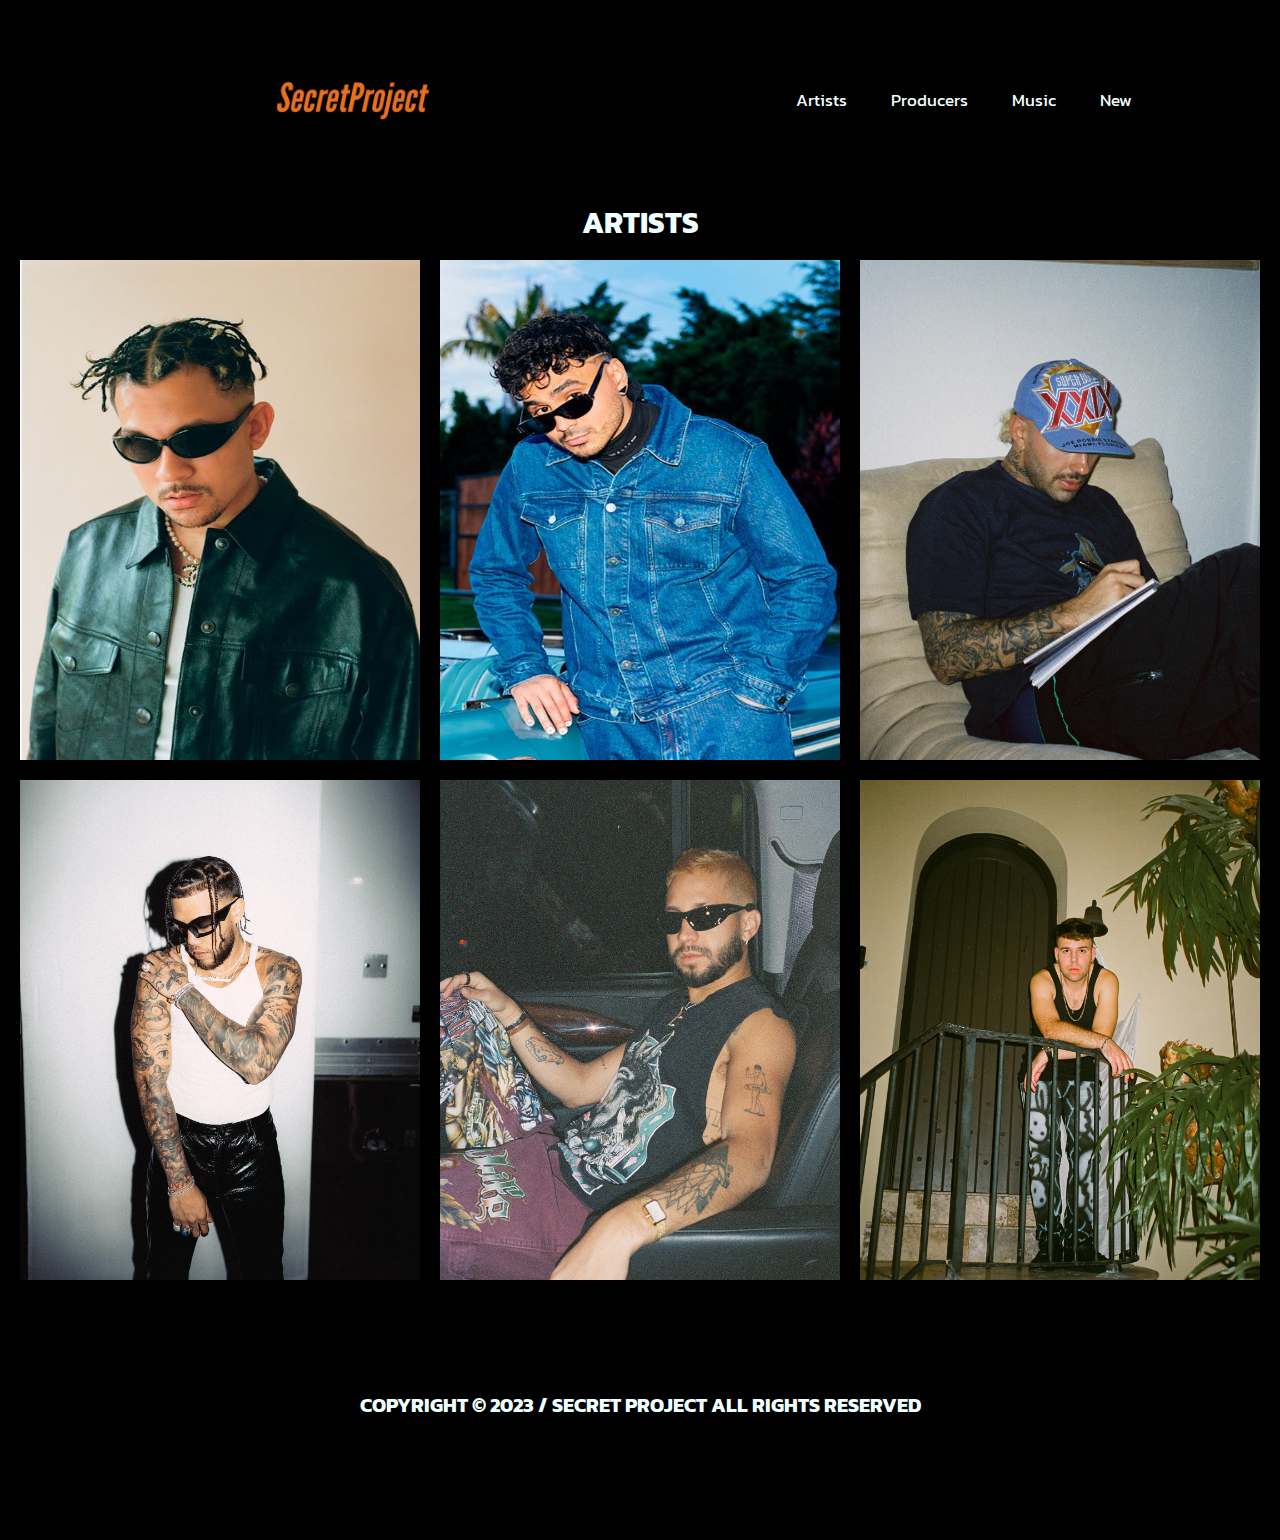
<file: docs/index.html>
<!DOCTYPE html>
<html lang="en">
<head>
    <meta charset="UTF-8">
    <meta http-equiv="X-UA-Compatible" content="IE=edge">
    <meta name="viewport" content="width=device-width, initial-scale=1.0">
    <title>Secret Project</title>
    <link rel="preconnect" href="https://fonts.googleapis.com">
    <link rel="preconnect" href="https://fonts.gstatic.com" crossorigin>
    <link href="https://fonts.googleapis.com/css2?family=IBM+Plex+Mono&family=Kanit:wght@300;400&display=swap" rel="stylesheet">
    <link href="https://cdn.jsdelivr.net/npm/bootstrap@5.3.0/dist/css/bootstrap.min.css" rel="stylesheet" integrity="sha384-9ndCyUaIbzAi2FUVXJi0CjmCapSmO7SnpJef0486qhLnuZ2cdeRhO02iuK6FUUVM" crossorigin="anonymous">
    <script src="https://cdn.jsdelivr.net/npm/bootstrap@5.3.0/dist/js/bootstrap.bundle.min.js" integrity="sha384-geWF76RCwLtnZ8qwWowPQNguL3RmwHVBC9FhGdlKrxdiJJigb/j/68SIy3Te4Bkz" crossorigin="anonymous"></script>
    <link rel="stylesheet" href="https://cdnjs.cloudflare.com/ajax/libs/animate.css/4.1.1/animate.min.css"/>
    <link rel="stylesheet" href="style.css">
</head>
<body>
    <header class="animate__animated animate__slideInLeft header">
        <div class="logo">
            <img src="images/SecretProject-1.png" alt="Logo secret">
        </div>
        <nav>
            <ul class="nav_links">
                <li><a href="#">Artists</a></li>
                <li><a href="#">Producers</a></li>
                <li><a href="#">Music</a></li>
                <li><a href="#">New</a></li>
            </ul>
        </nav>
    </header>

    <section class="animate__animated animate__fadeIn animate__delay-2s section1">

        <div class="titulo1">
            <h1>ARTISTS</h1>
        </div>

      <div class="imagenes-artistas">
        <div class="image">
            <img class="image__img" src="images/taini-1.jpg" alt="Bricks">
            <div class="image__overlay image__overlay--primary">
                <div class="image__title"><a href="taini1.html">TAINY</a></div>
            </div>
        </div>

        <div class="image">
            <img class="image__img" src="images/Alvaro-Diaz-1.jpg" alt="Bricks">
            <div class="image__overlay image__overlay--primary">
                <div class="image__title"><a href="alvaro-diaz1.html">ALVARO DIAZ</a></div>
            </div>
        </div>

        <div class="image">
            <img class="image__img" src="images/feid-1.jpg" alt="Bricks">
            <div class="image__overlay image__overlay--primary">
                <div class="image__title"><a href="feid-1.html">FEID</a></div>
            </div>
        </div>

        <div class="image">
            <img class="image__img" src="images/jhayco-1.jpg" alt="Bricks">
            <div class="image__overlay image__overlay--primary">
                <div class="image__title"><a href="jhayco-1.html">JHAYCO</a></div>
            </div>
        </div>

        <div class="image">
            <img class="image__img" src="images/mora-1.jpg" alt="Bricks">
            <div class="image__overlay image__overlay--primary">
                <div class="image__title"><a href="mora-1.html">MORA</a></div>
            </div>
        </div>

        <div class="image">
            <img class="image__img" src="images/quevedo-1.jpg" alt="Bricks">
            <div class="image__overlay image__overlay--primary">
                <div class="image__title"><a href="quevedo-1.html">QUEVEDO</a></div>
            </div>
        </div>
      </div>
    </section>

    <footer class="footer_principal">
        <section class="section_footer">
            <div class="titulo2">
                <h1>COPYRIGHT © 2023 / SECRET PROJECT ALL RIGHTS RESERVED</h1>
            </div>
        </section>
    </footer>

</body>
</html>
</file>
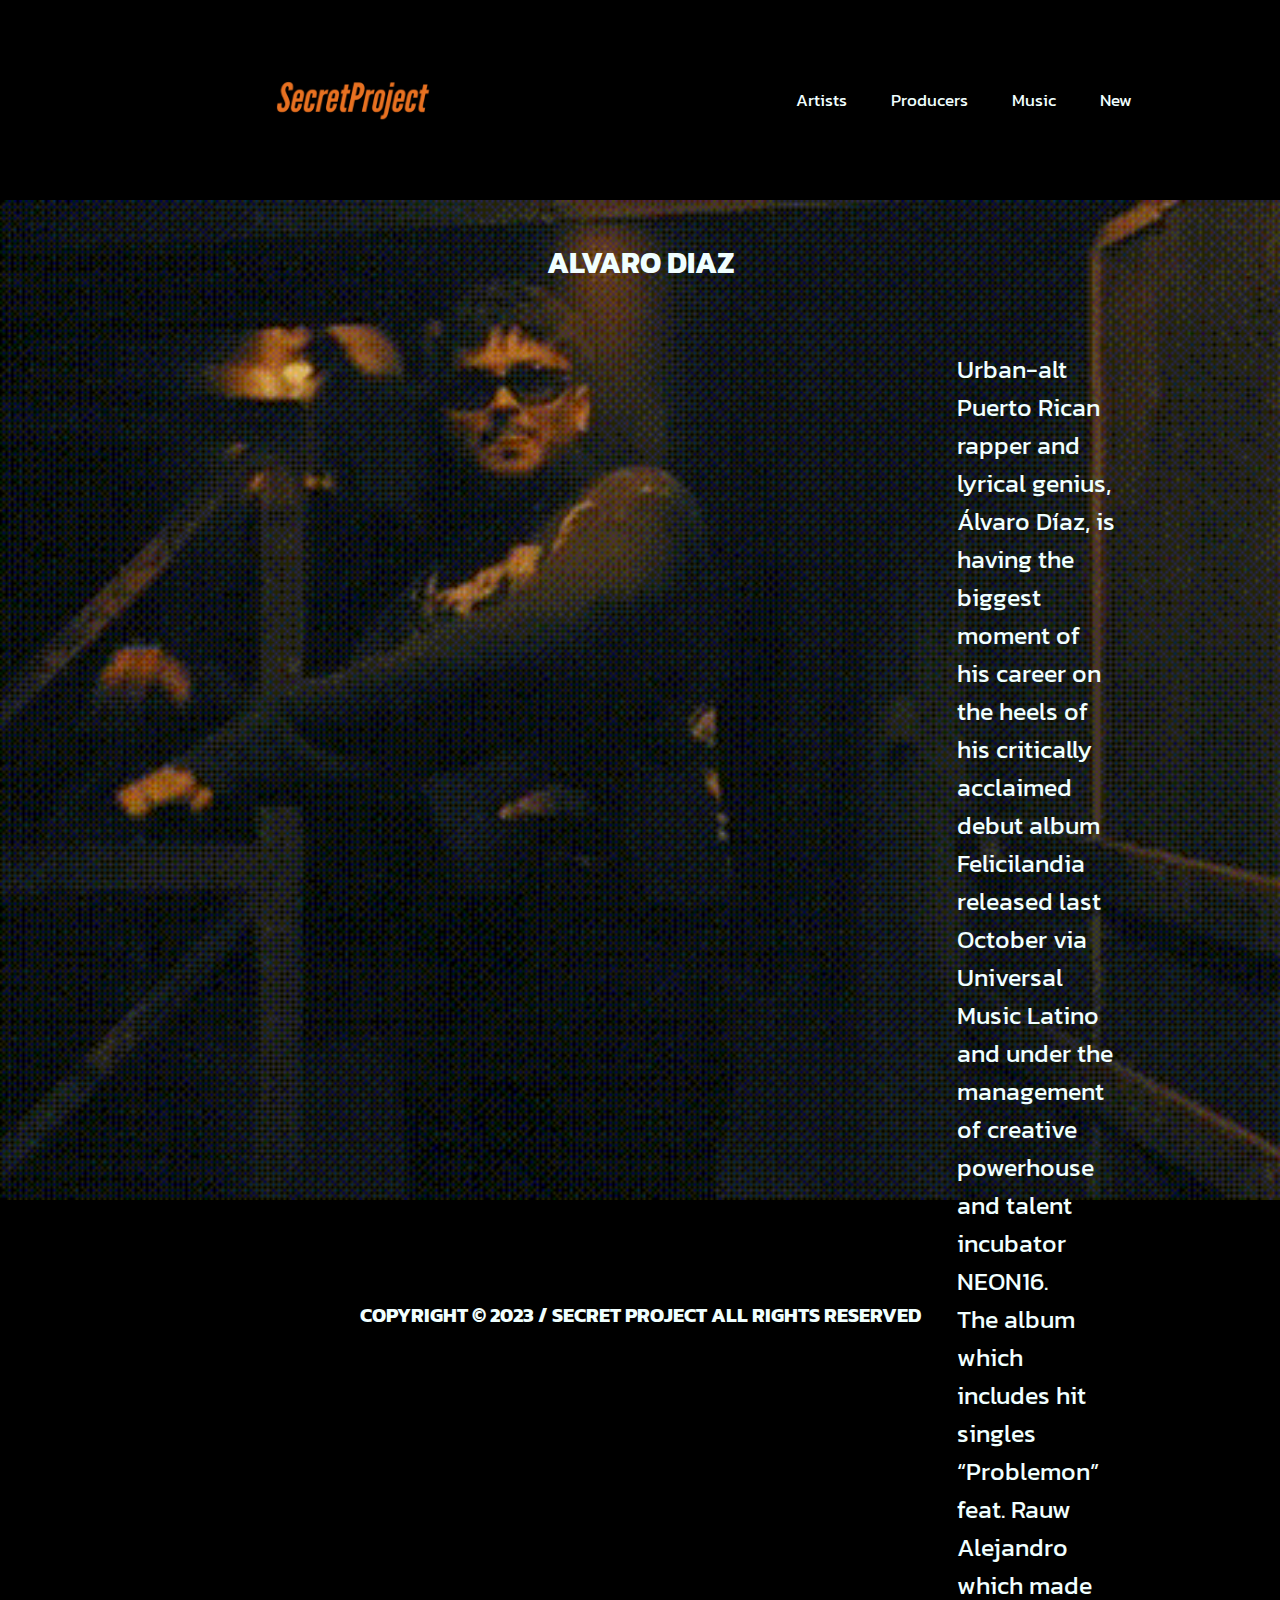
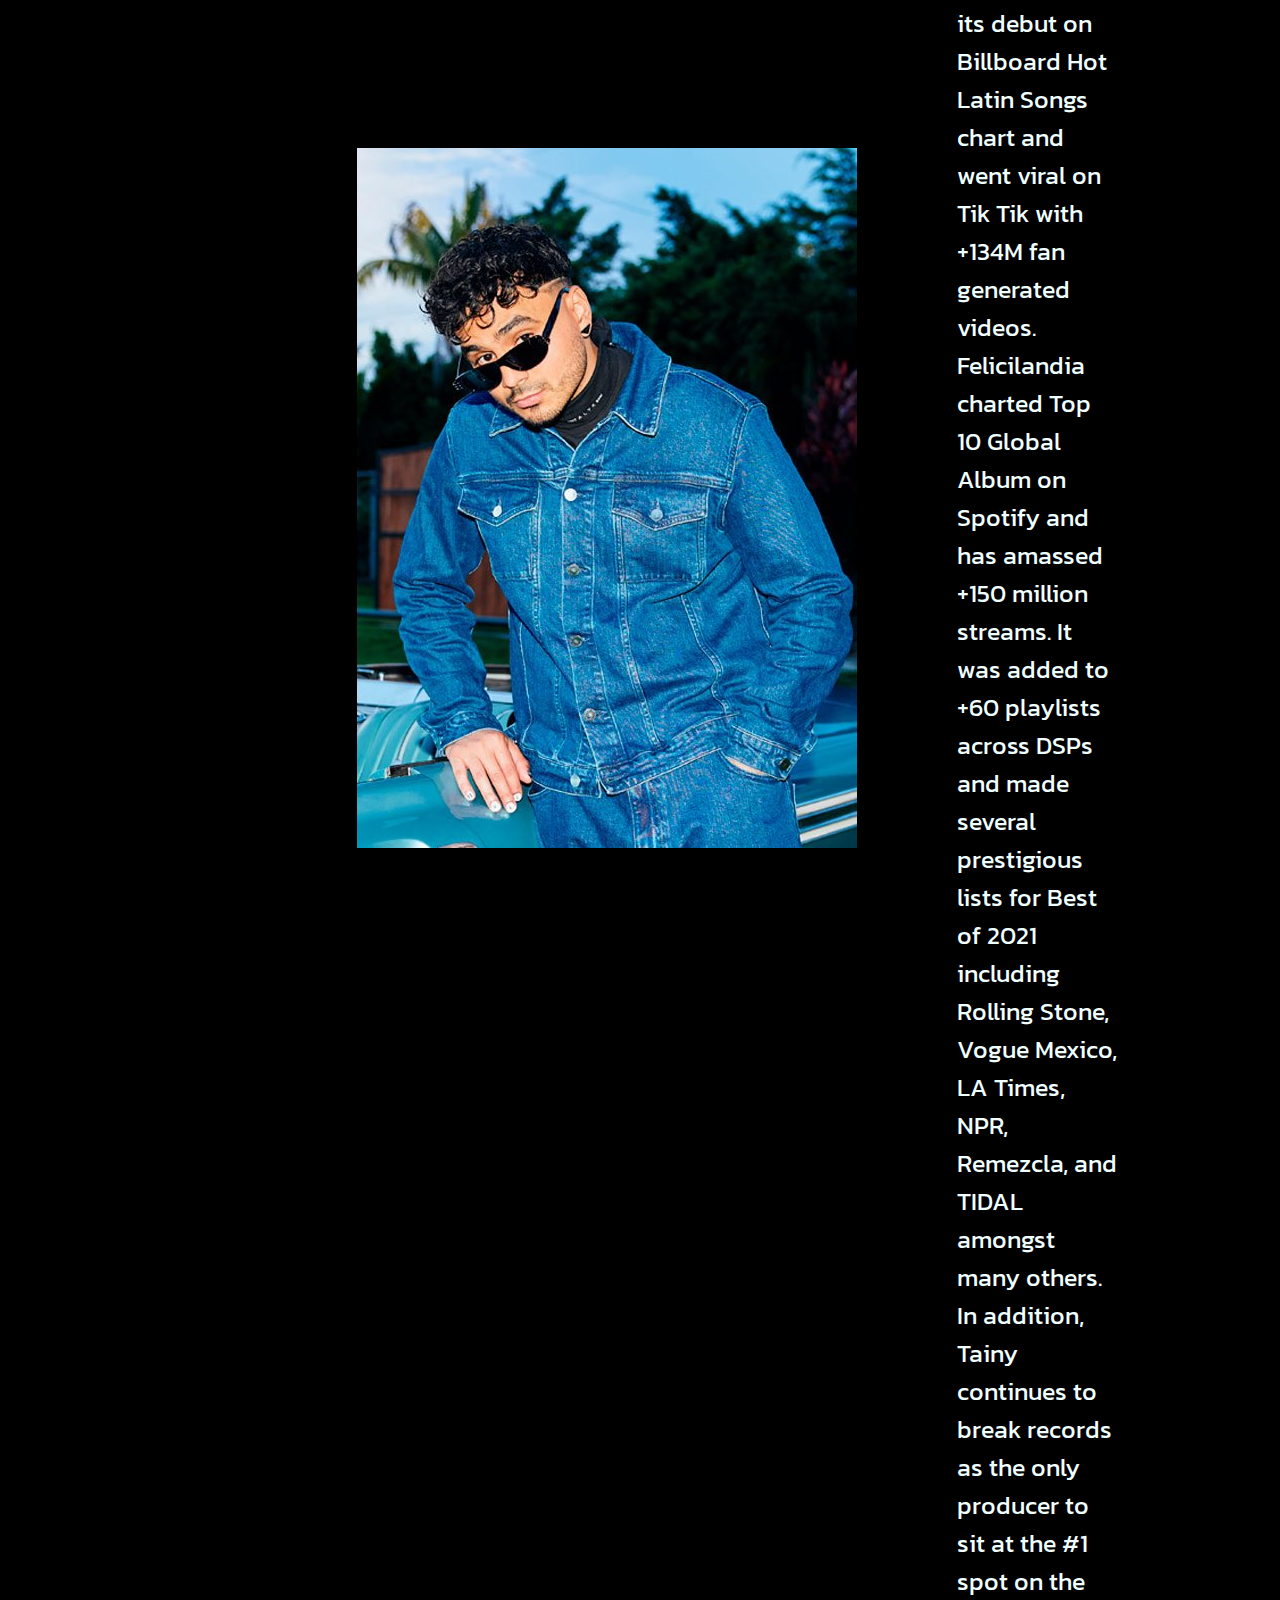
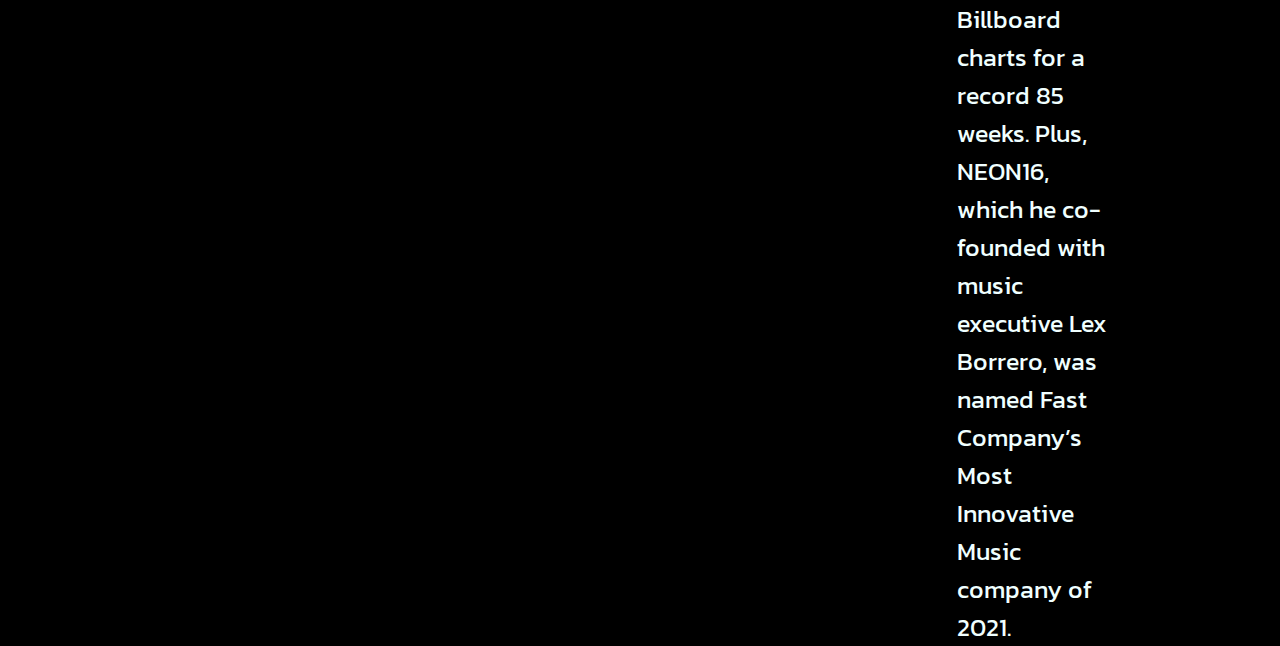
<file: docs/alvaro-diaz1.html>
<!DOCTYPE html>
<html lang="en">
<head>
    <meta charset="UTF-8">
    <meta name="viewport" content="width=device-width, initial-scale=1.0">
    <title>AlvaroDiaz-SecretProject</title>
    <link rel="preconnect" href="https://fonts.googleapis.com">
    <link rel="preconnect" href="https://fonts.gstatic.com" crossorigin>
    <link href="https://fonts.googleapis.com/css2?family=IBM+Plex+Mono&family=Kanit:wght@300;400&display=swap" rel="stylesheet">
    <link href="https://cdn.jsdelivr.net/npm/bootstrap@5.3.0/dist/css/bootstrap.min.css" rel="stylesheet" integrity="sha384-9ndCyUaIbzAi2FUVXJi0CjmCapSmO7SnpJef0486qhLnuZ2cdeRhO02iuK6FUUVM" crossorigin="anonymous">
    <script src="https://cdn.jsdelivr.net/npm/bootstrap@5.3.0/dist/js/bootstrap.bundle.min.js" integrity="sha384-geWF76RCwLtnZ8qwWowPQNguL3RmwHVBC9FhGdlKrxdiJJigb/j/68SIy3Te4Bkz" crossorigin="anonymous"></script>
    <link rel="stylesheet" href="https://cdnjs.cloudflare.com/ajax/libs/animate.css/4.1.1/animate.min.css"/>
    <link rel="stylesheet" href="style2.css">
</head>
<body>
    <header class="animate__animated animate__slideInLeft header">
        <div class="logo">
            <img src="images/SecretProject-1.png" alt="Logo secret">
        </div>
        <nav>
            <ul class="nav_links">
                <li><a href="index.html">Artists</a></li>
                <li><a href="#">Producers</a></li>
                <li><a href="#">Music</a></li>
                <li><a href="#">New</a></li>
            </ul>
        </nav>
    </header>

    <section class="background1">
       <div class="animate__animated animate__fadeInDown animate__delay-2s video1" style="background-image: url(videos/alvaro-diaz.gif);">
        <div class="titulo3">
            <h1>ALVARO DIAZ</h1>
           </div>
        
        <div class="content">
            <img src="images/Alvaro-Diaz-1.jpg" alt="">
            <p>Urban-alt Puerto Rican rapper and lyrical genius, Álvaro Díaz, is having the biggest moment of his career on the heels of his critically acclaimed debut album Felicilandia released last October via Universal Music Latino and under the management of creative powerhouse and talent incubator NEON16. <br> The album which includes hit singles “Problemon” feat. Rauw Alejandro which made its debut on Billboard Hot Latin Songs chart and went viral on Tik Tik with +134M fan generated videos. <br> Felicilandia charted Top 10 Global Album on Spotify and  has amassed +150 million streams. It was added to +60 playlists across DSPs and made several prestigious lists for Best of 2021 including Rolling Stone, Vogue Mexico, LA Times, NPR, Remezcla, and TIDAL amongst many others. <br> In addition, Tainy continues to break records as the only producer to sit at the #1 spot on the Billboard charts for a record 85 weeks. Plus, NEON16, which he co-founded with music executive Lex Borrero, was named Fast Company’s Most Innovative Music company of 2021. </p>
        </div>
       </div>
    </section>

    <footer class="footer_principal">
        <section class="section_footer">
            <div class="titulo2">
                <h1>COPYRIGHT © 2023 / SECRET PROJECT ALL RIGHTS RESERVED</h1>
            </div>
        </section>
    </footer>


</body>
</html>
</file>
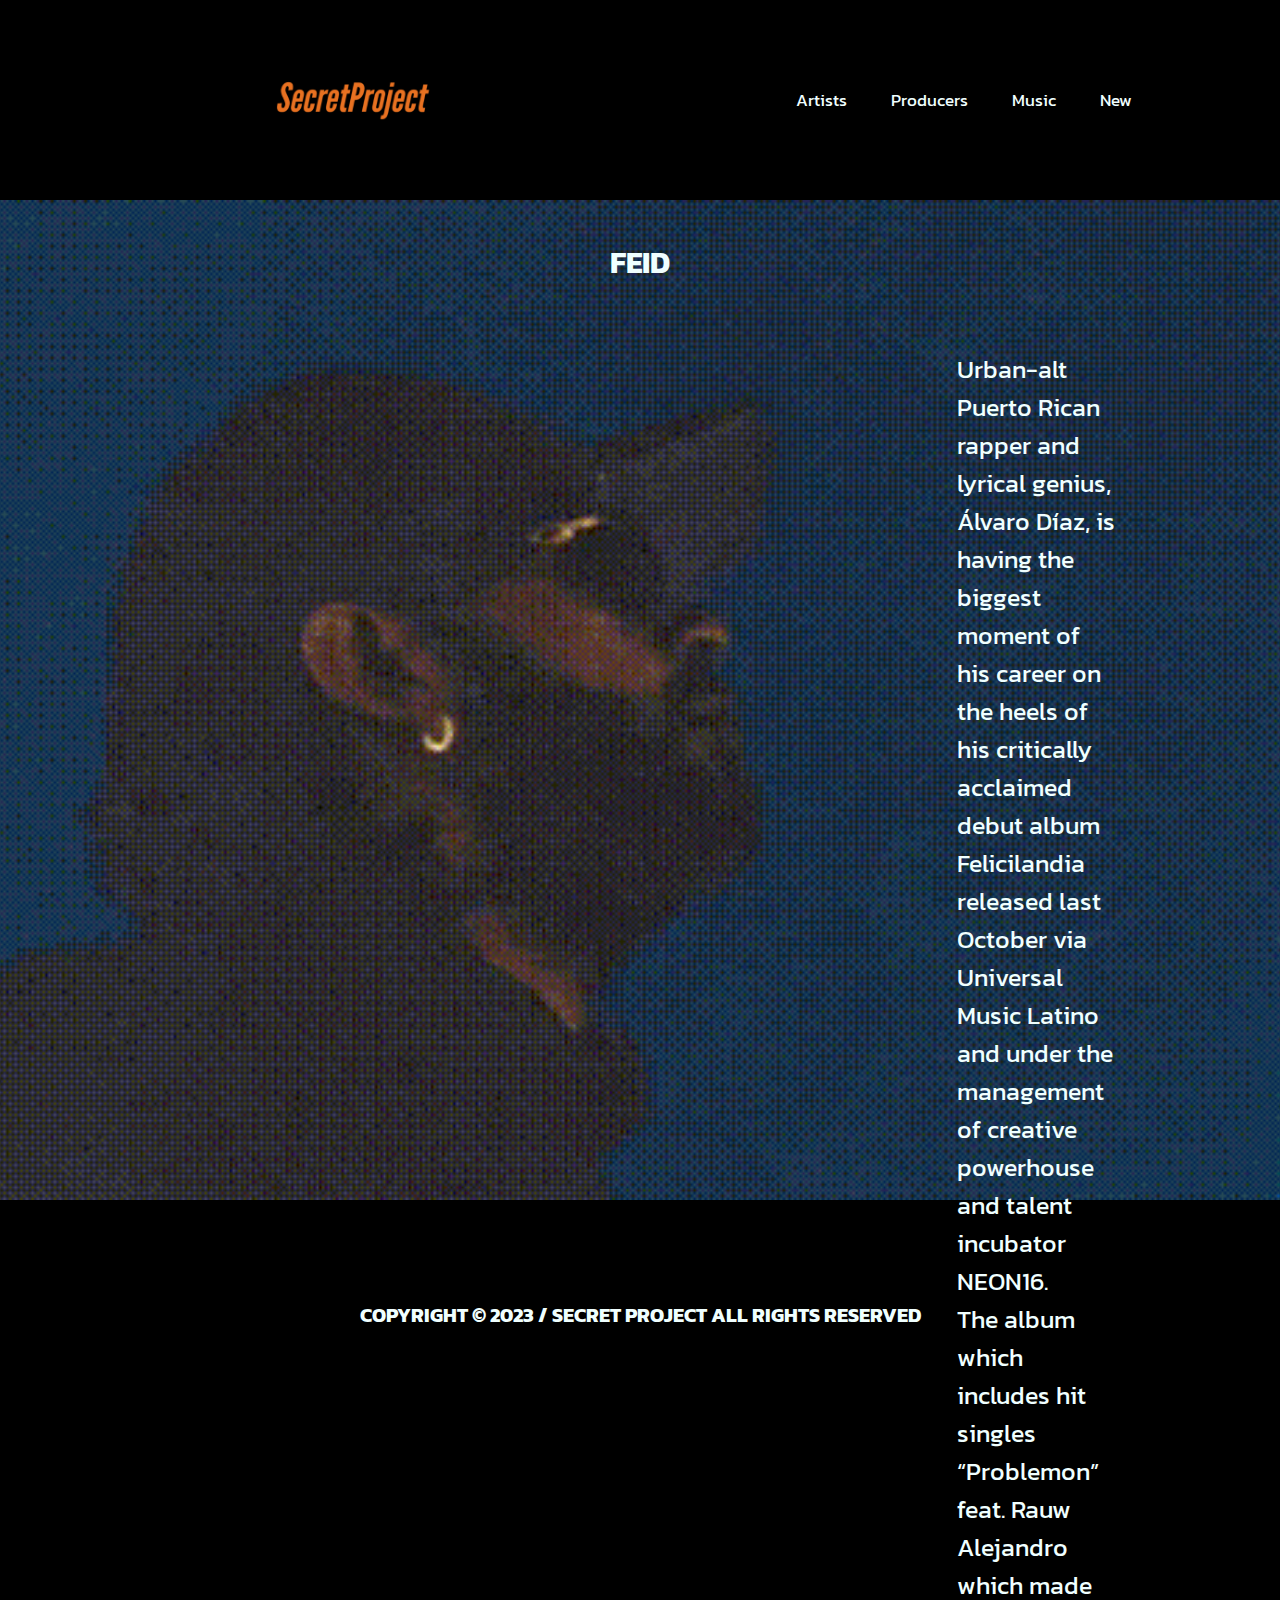
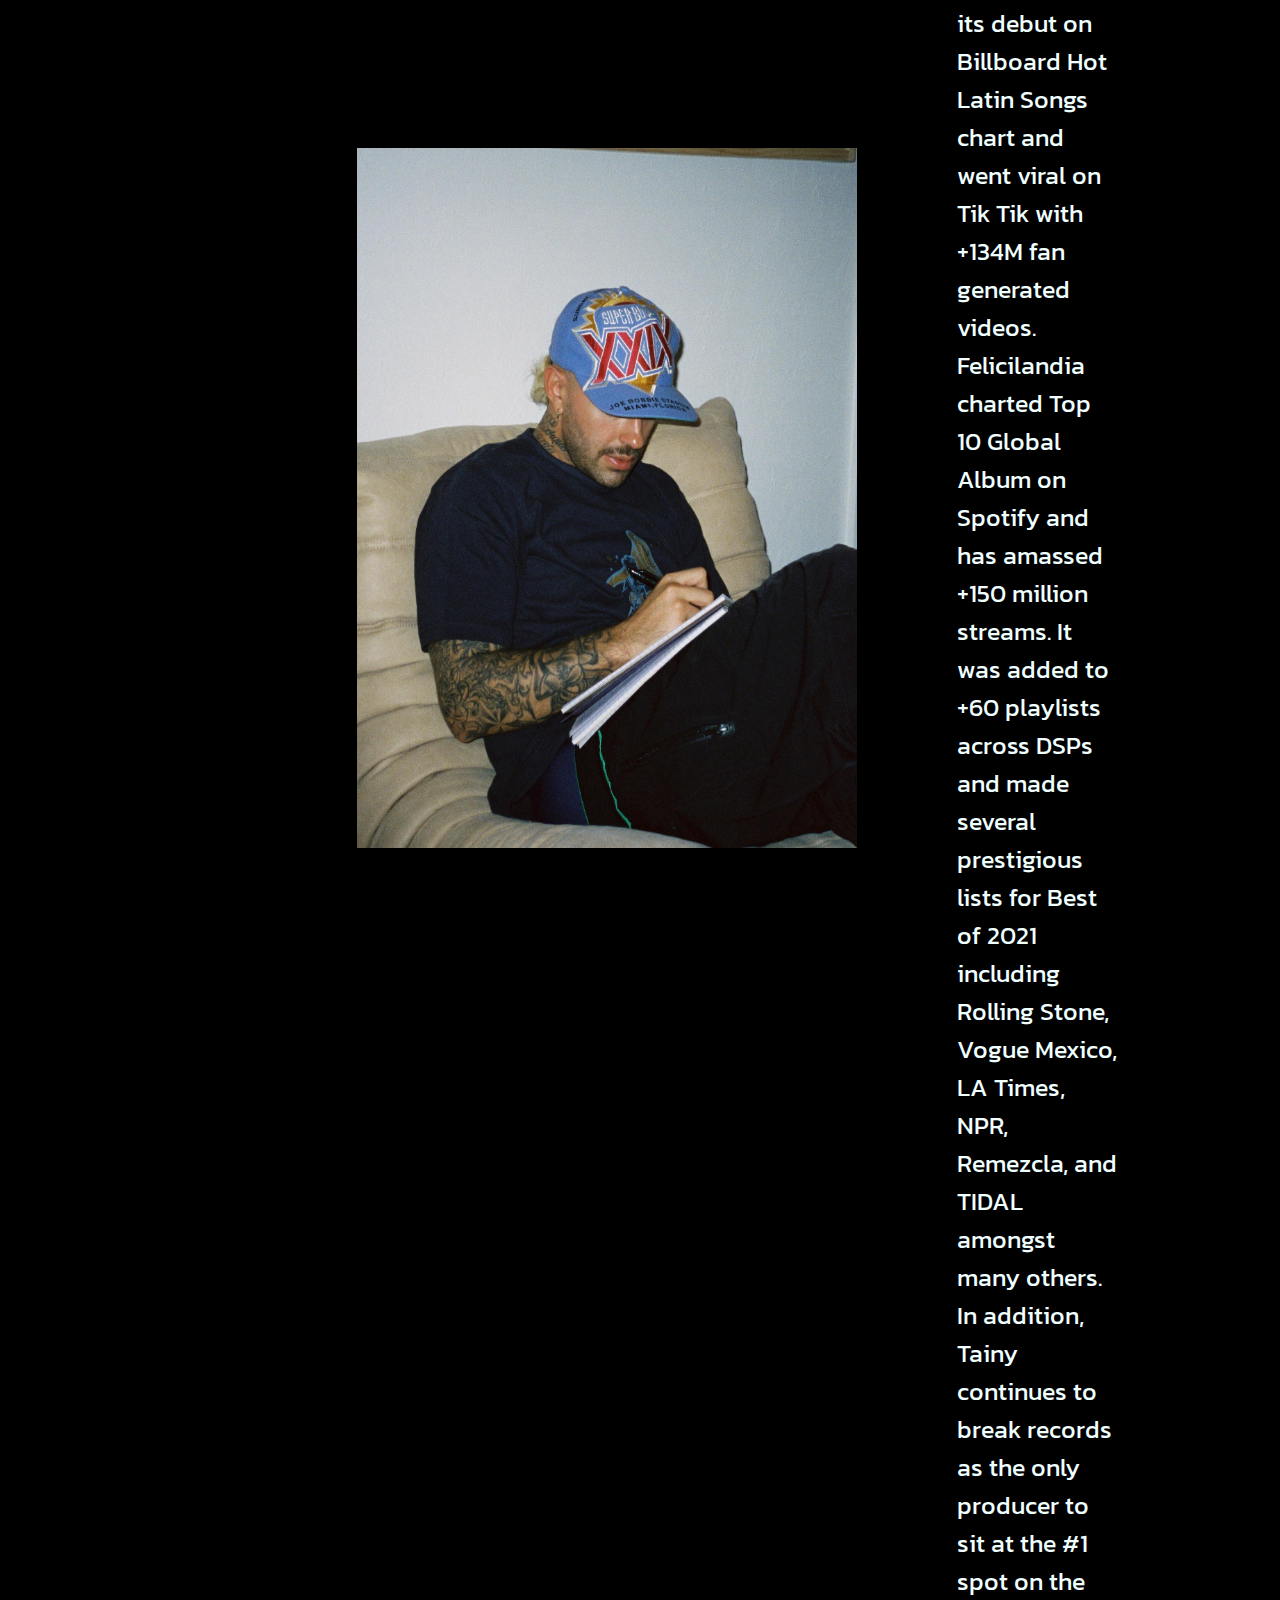
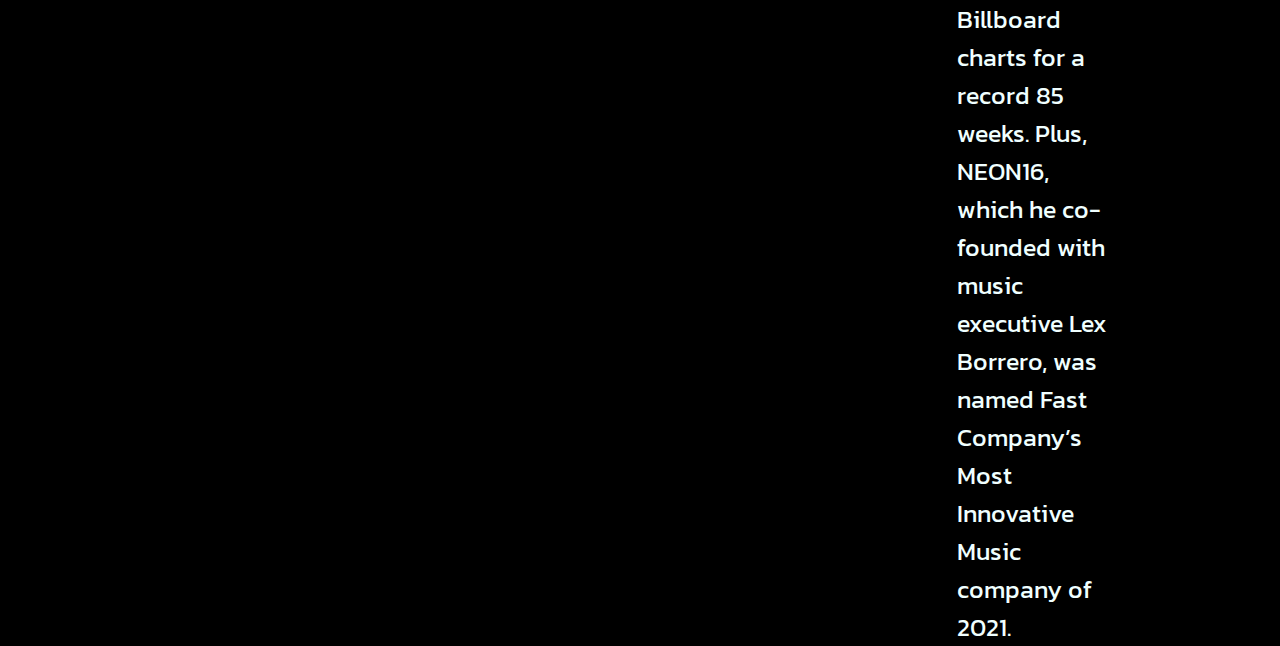
<file: docs/feid-1.html>
<!DOCTYPE html>
<html lang="en">
<head>
    <meta charset="UTF-8">
    <meta name="viewport" content="width=device-width, initial-scale=1.0">
    <title>Feid-SecretProject</title>
    <link rel="preconnect" href="https://fonts.googleapis.com">
    <link rel="preconnect" href="https://fonts.gstatic.com" crossorigin>
    <link href="https://fonts.googleapis.com/css2?family=IBM+Plex+Mono&family=Kanit:wght@300;400&display=swap" rel="stylesheet">
    <link href="https://cdn.jsdelivr.net/npm/bootstrap@5.3.0/dist/css/bootstrap.min.css" rel="stylesheet" integrity="sha384-9ndCyUaIbzAi2FUVXJi0CjmCapSmO7SnpJef0486qhLnuZ2cdeRhO02iuK6FUUVM" crossorigin="anonymous">
    <script src="https://cdn.jsdelivr.net/npm/bootstrap@5.3.0/dist/js/bootstrap.bundle.min.js" integrity="sha384-geWF76RCwLtnZ8qwWowPQNguL3RmwHVBC9FhGdlKrxdiJJigb/j/68SIy3Te4Bkz" crossorigin="anonymous"></script>
    <link rel="stylesheet" href="https://cdnjs.cloudflare.com/ajax/libs/animate.css/4.1.1/animate.min.css"/>
    <link rel="stylesheet" href="style2.css">
</head>
<body>
    <header class="animate__animated animate__slideInLeft header">
        <div class="logo">
            <img src="images/SecretProject-1.png" alt="Logo secret">
        </div>
        <nav>
            <ul class="nav_links">
                <li><a href="index.html">Artists</a></li>
                <li><a href="#">Producers</a></li>
                <li><a href="#">Music</a></li>
                <li><a href="#">New</a></li>
            </ul>
        </nav>
    </header>

    <section class="background1">
       <div class="animate__animated animate__fadeInDown animate__delay-2s video1" style="background-image: url(videos/feid-1.gif);">
        <div class="titulo3">
            <h1>FEID</h1>
           </div>
        
        <div class="content">
            <img src="images/feid-1.jpg" alt="" width="500px" height="700px">
            <p>Urban-alt Puerto Rican rapper and lyrical genius, Álvaro Díaz, is having the biggest moment of his career on the heels of his critically acclaimed debut album Felicilandia released last October via Universal Music Latino and under the management of creative powerhouse and talent incubator NEON16. <br> The album which includes hit singles “Problemon” feat. Rauw Alejandro which made its debut on Billboard Hot Latin Songs chart and went viral on Tik Tik with +134M fan generated videos. <br> Felicilandia charted Top 10 Global Album on Spotify and  has amassed +150 million streams. It was added to +60 playlists across DSPs and made several prestigious lists for Best of 2021 including Rolling Stone, Vogue Mexico, LA Times, NPR, Remezcla, and TIDAL amongst many others. <br> In addition, Tainy continues to break records as the only producer to sit at the #1 spot on the Billboard charts for a record 85 weeks. Plus, NEON16, which he co-founded with music executive Lex Borrero, was named Fast Company’s Most Innovative Music company of 2021. </p>
        </div>
       </div>
    </section>

    <footer class="footer_principal">
        <section class="section_footer">
            <div class="titulo2">
                <h1>COPYRIGHT © 2023 / SECRET PROJECT ALL RIGHTS RESERVED</h1>
            </div>
        </section>
    </footer>


</body>
</html>
</file>
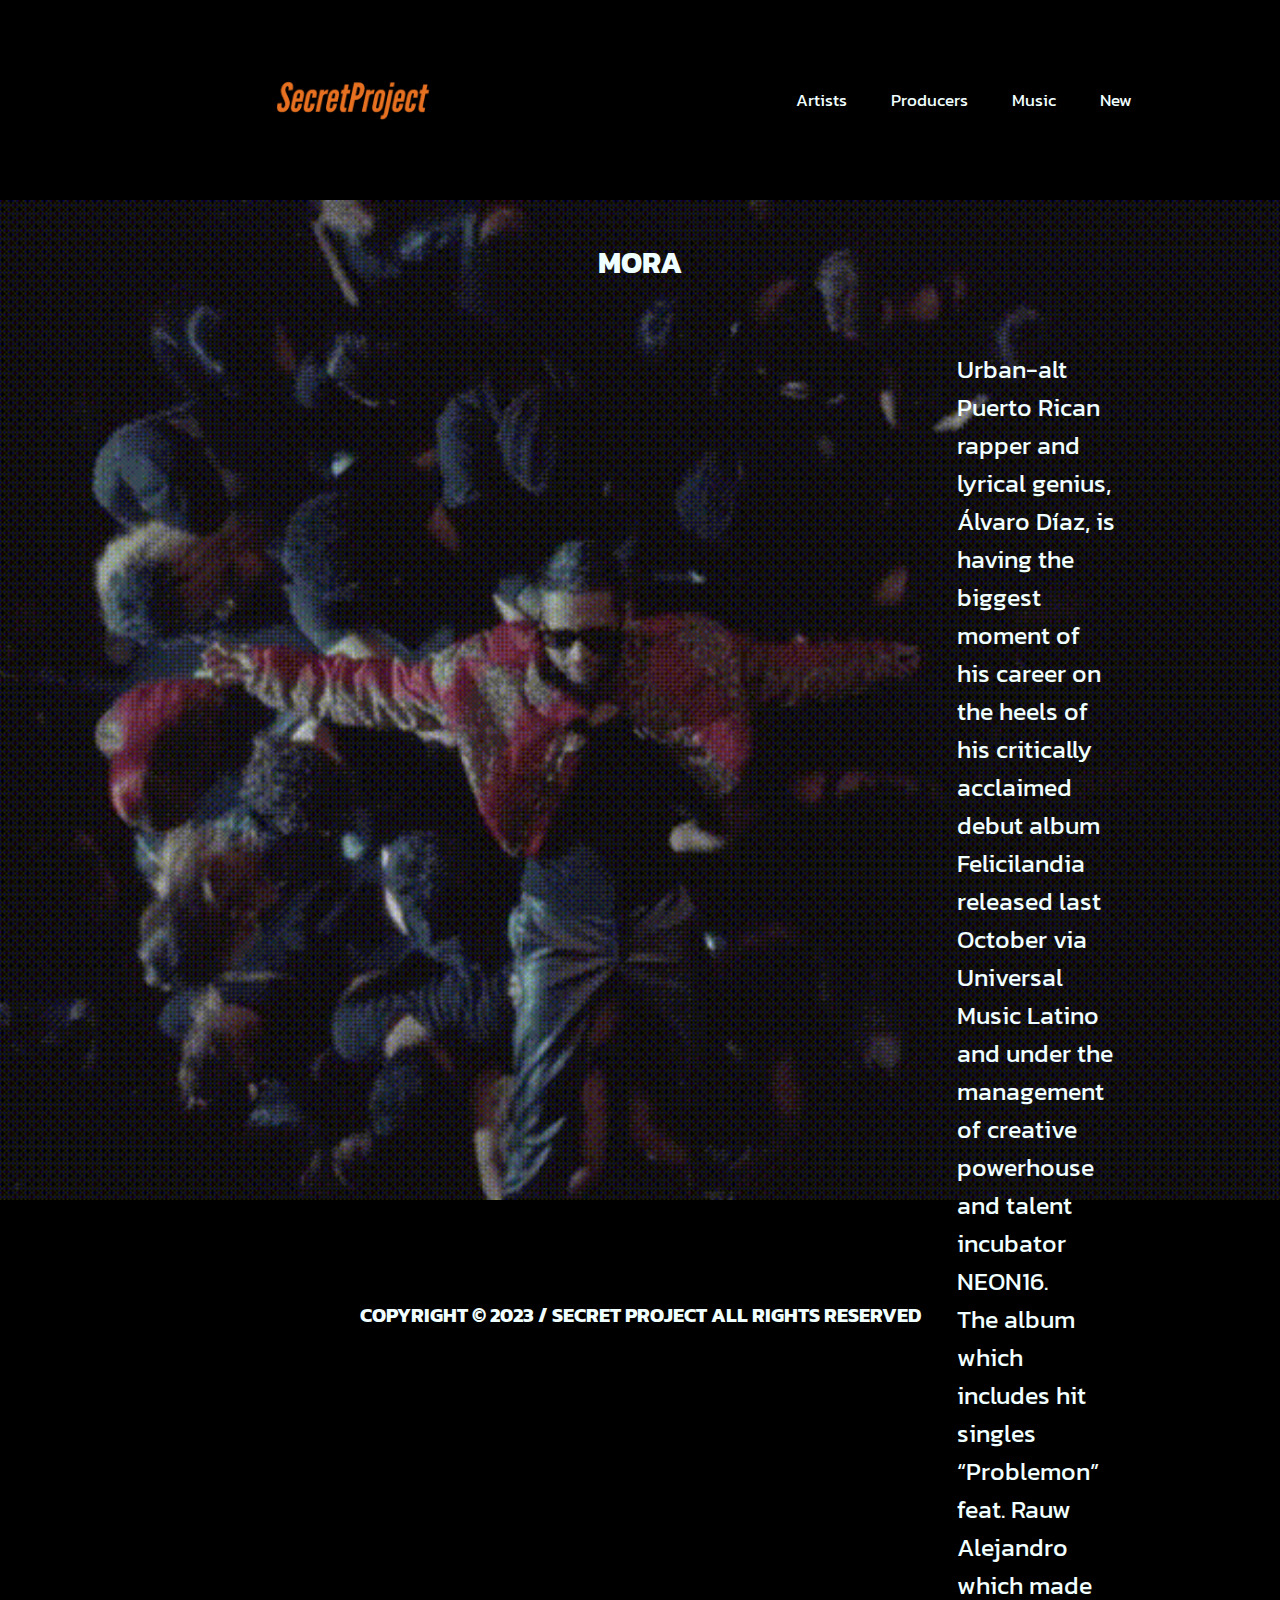
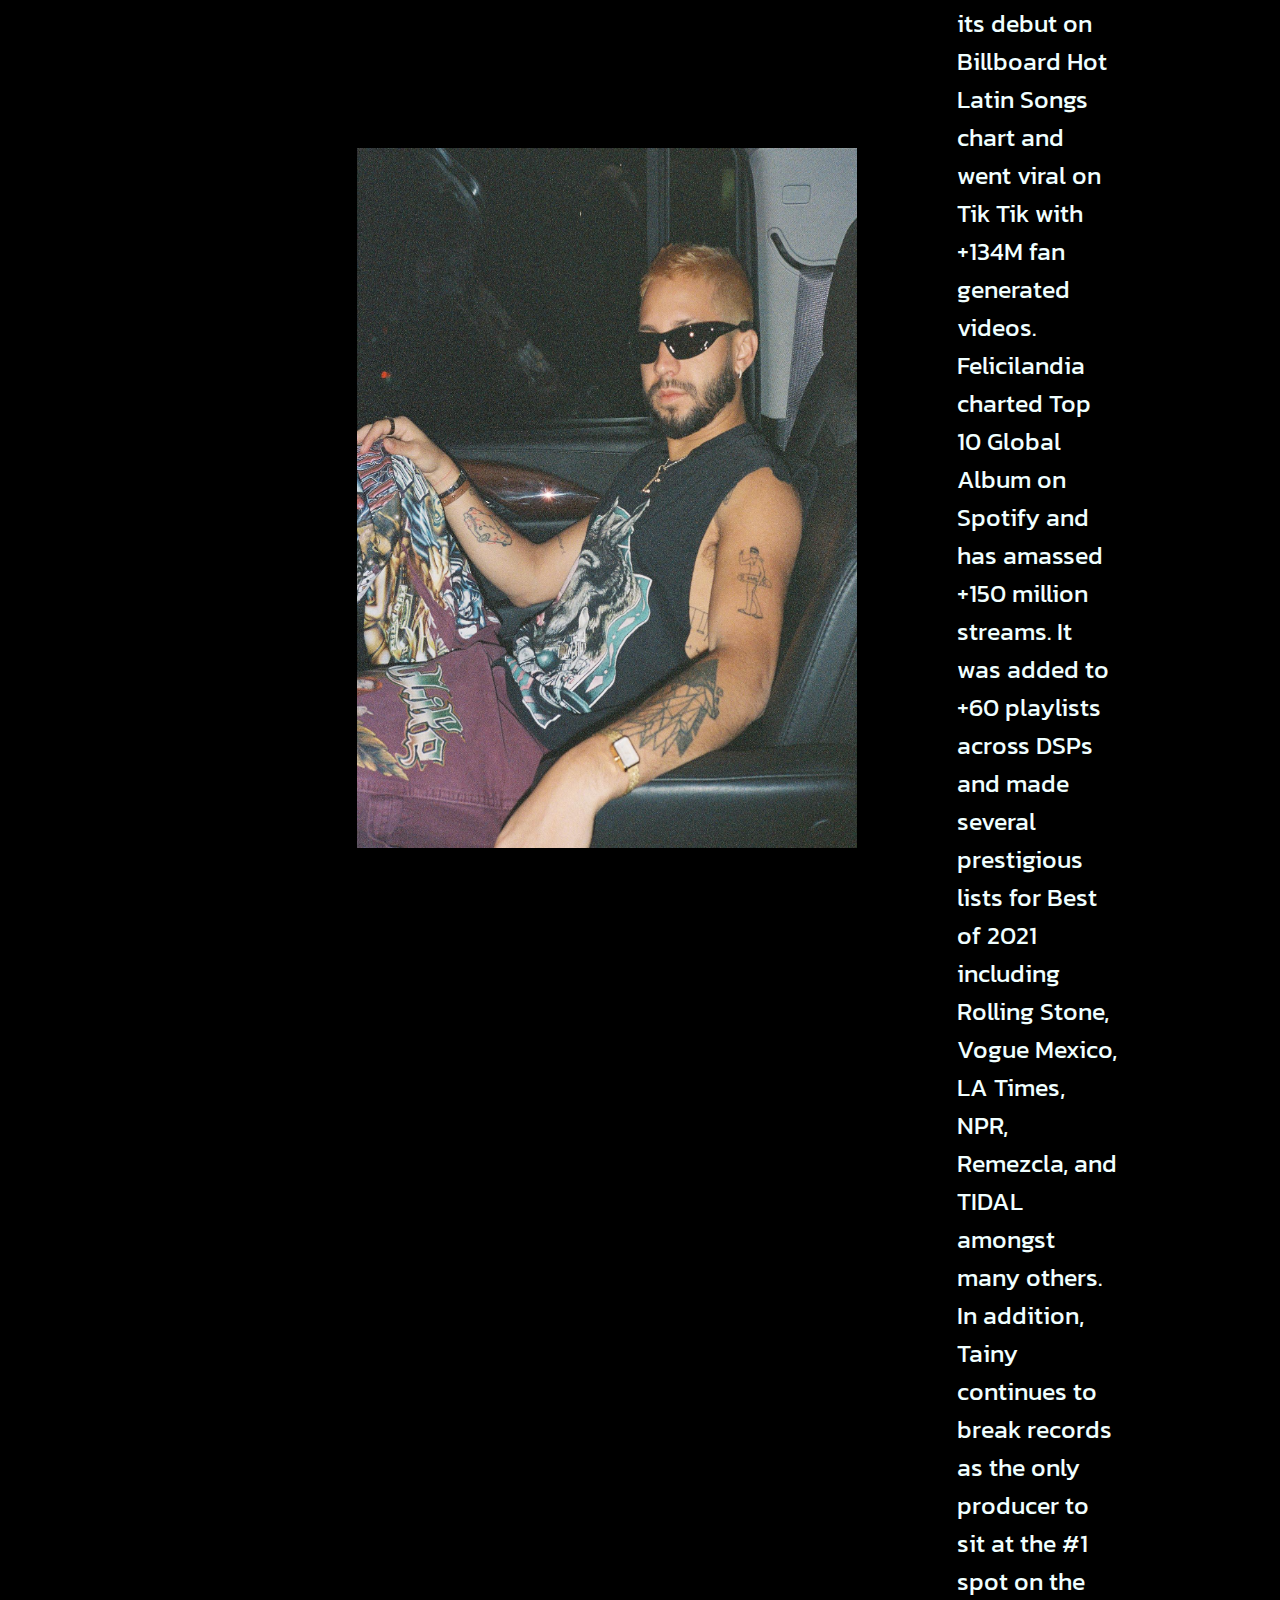
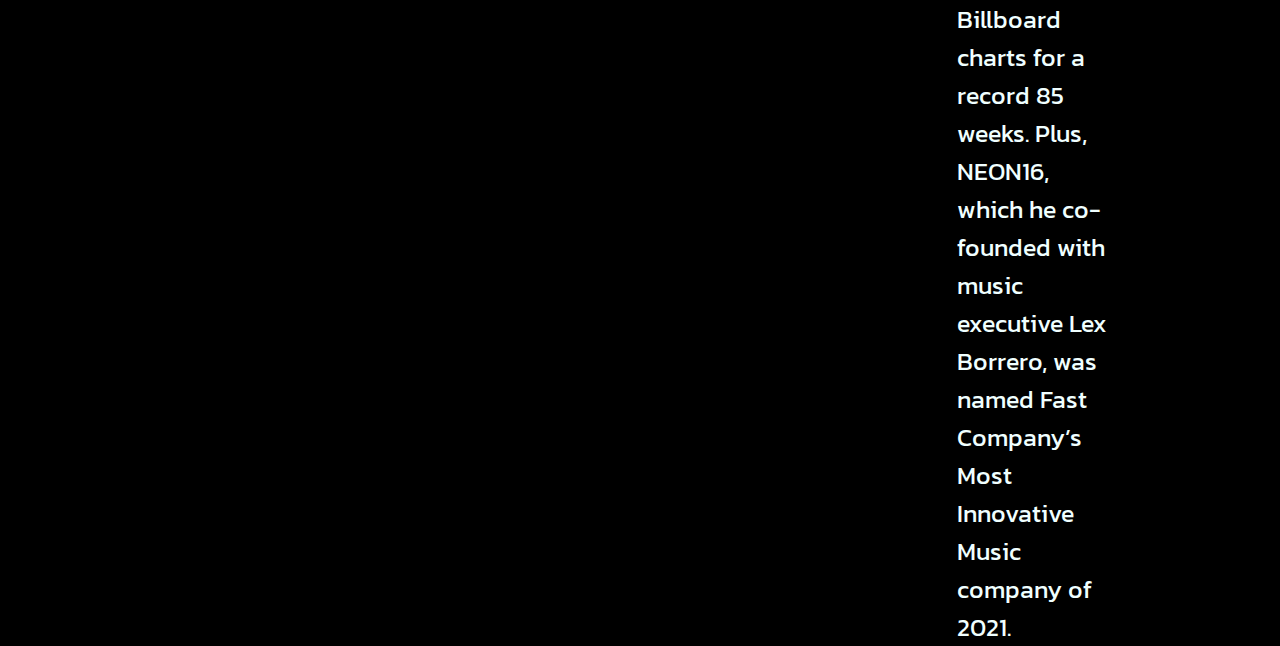
<file: docs/mora-1.html>
<!DOCTYPE html>
<html lang="en">
<head>
    <meta charset="UTF-8">
    <meta name="viewport" content="width=device-width, initial-scale=1.0">
    <title>Mora-SecretProject</title>
    <link rel="preconnect" href="https://fonts.googleapis.com">
    <link rel="preconnect" href="https://fonts.gstatic.com" crossorigin>
    <link href="https://fonts.googleapis.com/css2?family=IBM+Plex+Mono&family=Kanit:wght@300;400&display=swap" rel="stylesheet">
    <link href="https://cdn.jsdelivr.net/npm/bootstrap@5.3.0/dist/css/bootstrap.min.css" rel="stylesheet" integrity="sha384-9ndCyUaIbzAi2FUVXJi0CjmCapSmO7SnpJef0486qhLnuZ2cdeRhO02iuK6FUUVM" crossorigin="anonymous">
    <script src="https://cdn.jsdelivr.net/npm/bootstrap@5.3.0/dist/js/bootstrap.bundle.min.js" integrity="sha384-geWF76RCwLtnZ8qwWowPQNguL3RmwHVBC9FhGdlKrxdiJJigb/j/68SIy3Te4Bkz" crossorigin="anonymous"></script>
    <link rel="stylesheet" href="https://cdnjs.cloudflare.com/ajax/libs/animate.css/4.1.1/animate.min.css"/>
    <link rel="stylesheet" href="style2.css">
</head>
<body>
    <header class="animate__animated animate__slideInLeft header">
        <div class="logo">
            <img src="images/SecretProject-1.png" alt="Logo secret">
        </div>
        <nav>
            <ul class="nav_links">
                <li><a href="index.html">Artists</a></li>
                <li><a href="#">Producers</a></li>
                <li><a href="#">Music</a></li>
                <li><a href="#">New</a></li>
            </ul>
        </nav>
    </header>

    <section class="background1">
       <div class="animate__animated animate__fadeInDown animate__delay-2s video1" style="background-image: url(videos/mora-1.gif);">
        <div class="titulo3">
            <h1>MORA</h1>
           </div>
        
        <div class="content">
            <img src="images/mora-1.jpg" alt="" width="500px" height="700px">
            <p>Urban-alt Puerto Rican rapper and lyrical genius, Álvaro Díaz, is having the biggest moment of his career on the heels of his critically acclaimed debut album Felicilandia released last October via Universal Music Latino and under the management of creative powerhouse and talent incubator NEON16. <br> The album which includes hit singles “Problemon” feat. Rauw Alejandro which made its debut on Billboard Hot Latin Songs chart and went viral on Tik Tik with +134M fan generated videos. <br> Felicilandia charted Top 10 Global Album on Spotify and  has amassed +150 million streams. It was added to +60 playlists across DSPs and made several prestigious lists for Best of 2021 including Rolling Stone, Vogue Mexico, LA Times, NPR, Remezcla, and TIDAL amongst many others. <br> In addition, Tainy continues to break records as the only producer to sit at the #1 spot on the Billboard charts for a record 85 weeks. Plus, NEON16, which he co-founded with music executive Lex Borrero, was named Fast Company’s Most Innovative Music company of 2021. </p>
        </div>
       </div>
    </section>

    <footer class="footer_principal">
        <section class="section_footer">
            <div class="titulo2">
                <h1>COPYRIGHT © 2023 / SECRET PROJECT ALL RIGHTS RESERVED</h1>
            </div>
        </section>
    </footer>


</body>
</html>
</file>
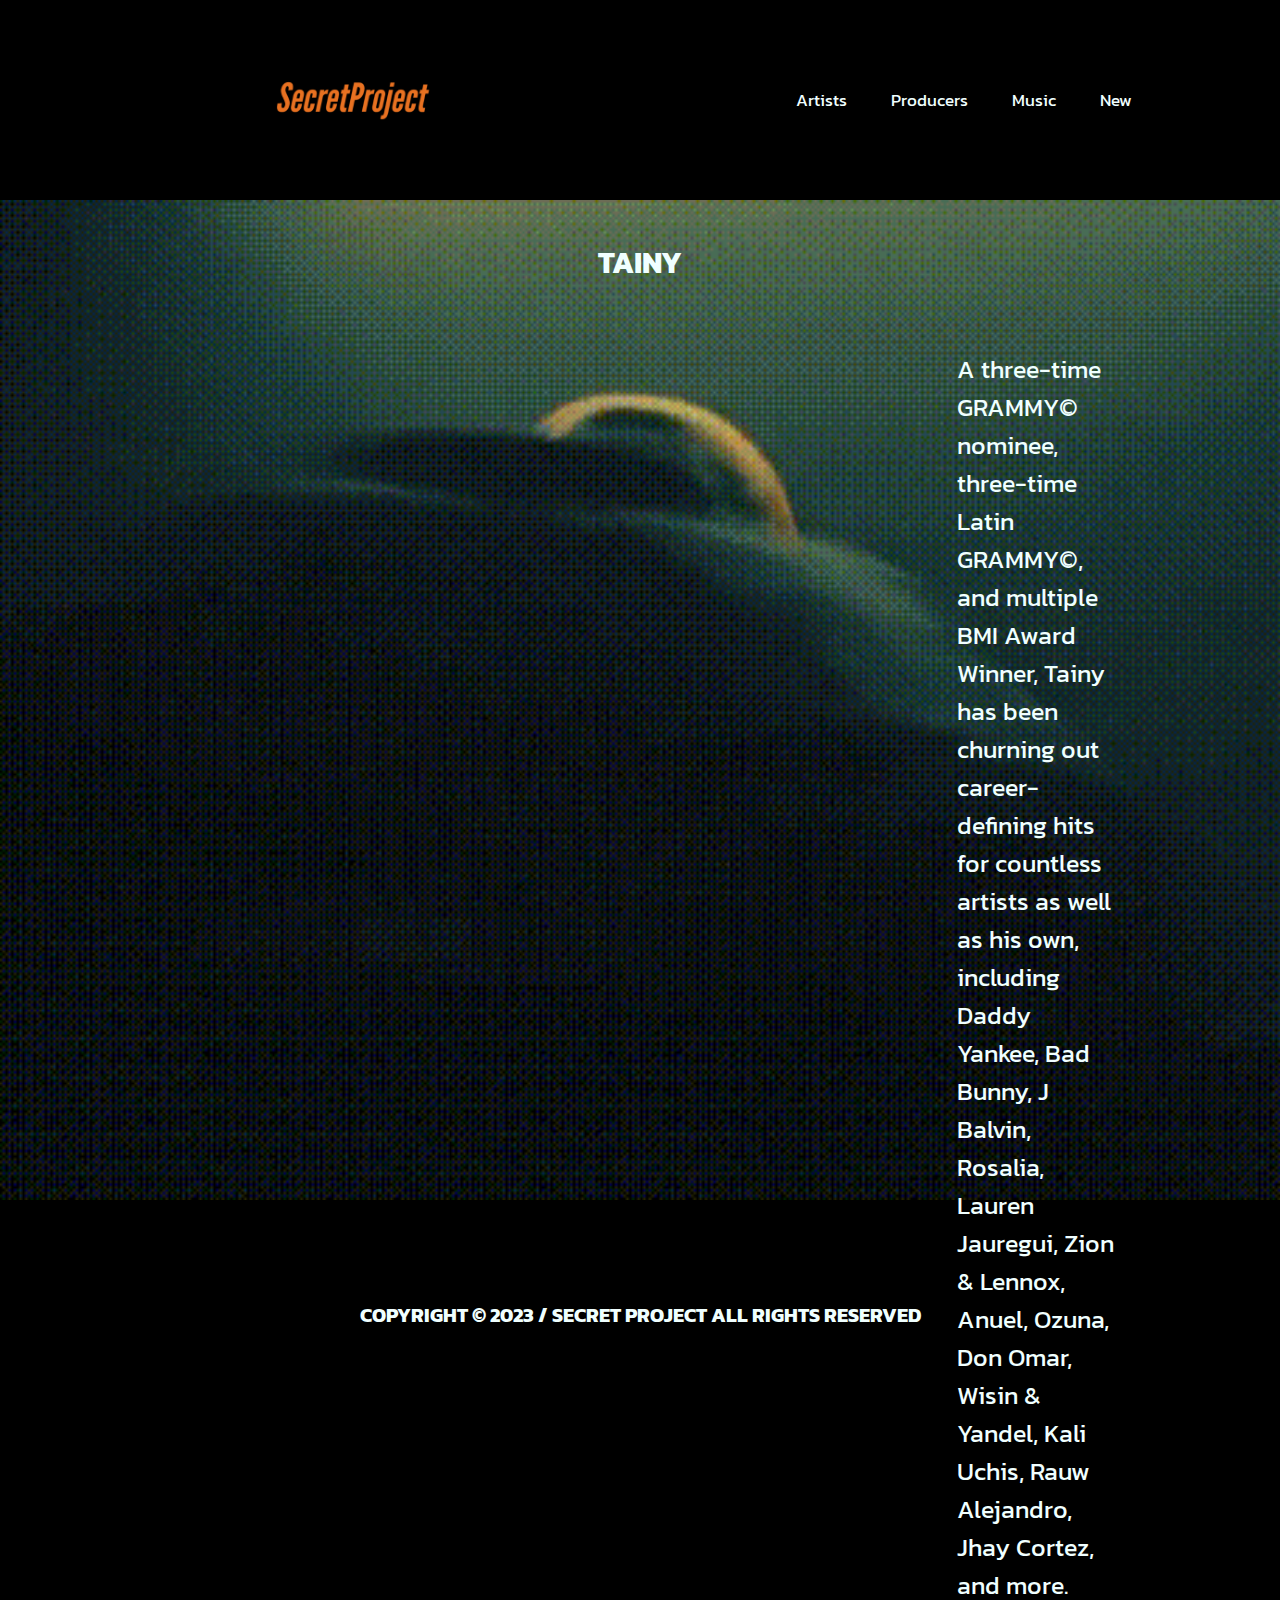
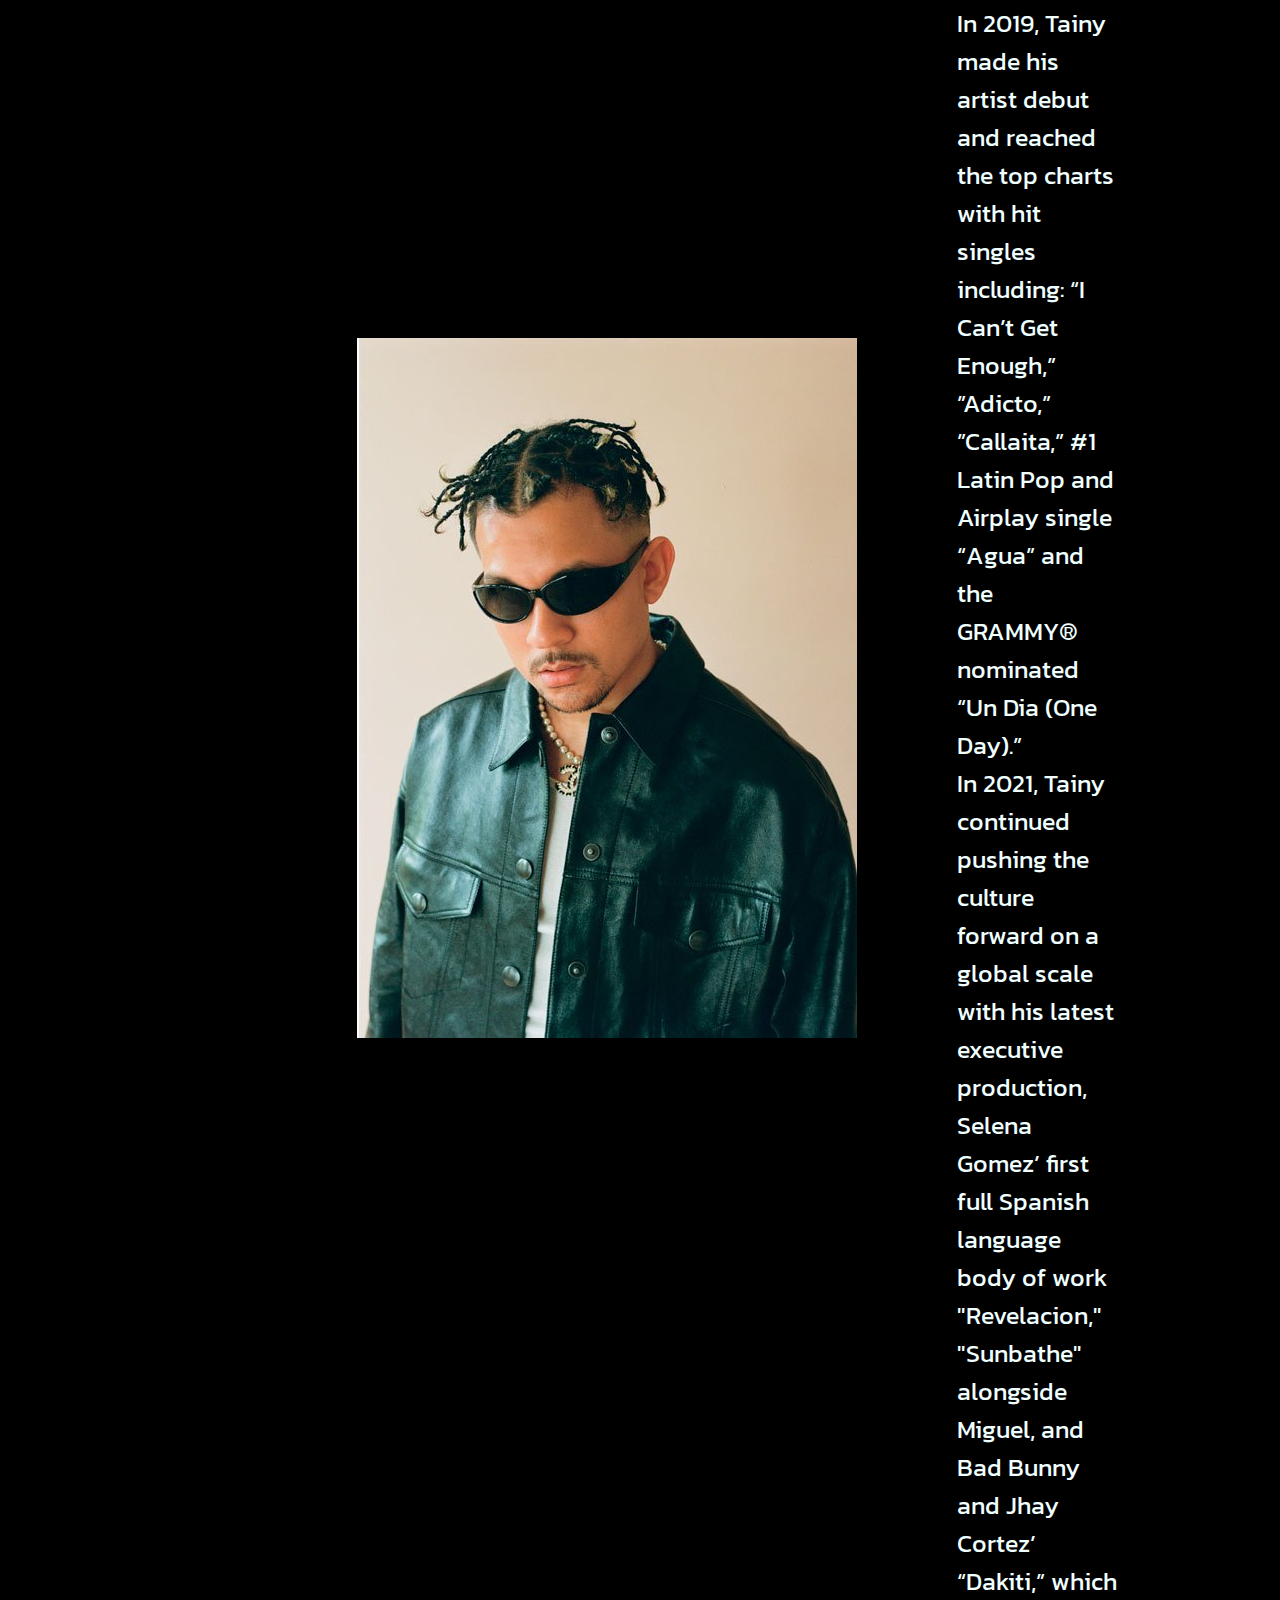
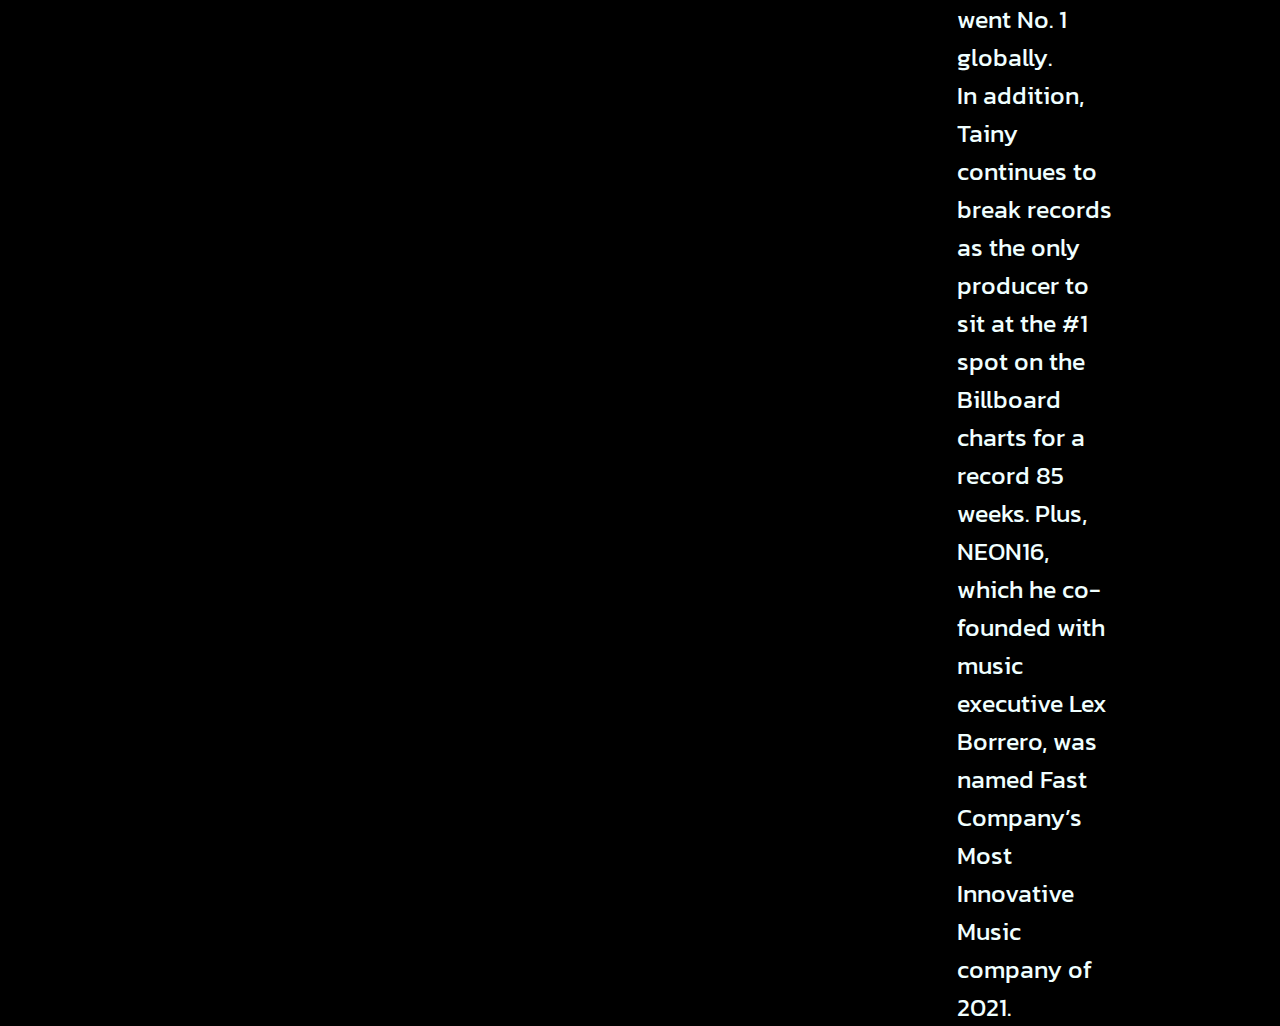
<file: docs/taini1.html>
<!DOCTYPE html>
<html lang="en">
<head>
    <meta charset="UTF-8">
    <meta name="viewport" content="width=device-width, initial-scale=1.0">
    <title>Tainy-SecretProject</title>
    <link rel="preconnect" href="https://fonts.googleapis.com">
    <link rel="preconnect" href="https://fonts.gstatic.com" crossorigin>
    <link href="https://fonts.googleapis.com/css2?family=IBM+Plex+Mono&family=Kanit:wght@300;400&display=swap" rel="stylesheet">
    <link href="https://cdn.jsdelivr.net/npm/bootstrap@5.3.0/dist/css/bootstrap.min.css" rel="stylesheet" integrity="sha384-9ndCyUaIbzAi2FUVXJi0CjmCapSmO7SnpJef0486qhLnuZ2cdeRhO02iuK6FUUVM" crossorigin="anonymous">
    <script src="https://cdn.jsdelivr.net/npm/bootstrap@5.3.0/dist/js/bootstrap.bundle.min.js" integrity="sha384-geWF76RCwLtnZ8qwWowPQNguL3RmwHVBC9FhGdlKrxdiJJigb/j/68SIy3Te4Bkz" crossorigin="anonymous"></script>
    <link rel="stylesheet" href="https://cdnjs.cloudflare.com/ajax/libs/animate.css/4.1.1/animate.min.css"/>
    <link rel="stylesheet" href="style2.css">
</head>
<body>
    <header class="animate__animated animate__slideInLeft header">
        <div class="logo">
            <img src="images/SecretProject-1.png" alt="Logo secret">
        </div>
        <nav>
            <ul class="nav_links">
                <li><a href="index.html">Artists</a></li>
                <li><a href="#">Producers</a></li>
                <li><a href="#">Music</a></li>
                <li><a href="#">New</a></li>
            </ul>
        </nav>
    </header>

    <section class="background1">
       <div class="animate__animated animate__fadeInDown animate__delay-2s video1" style="background-image: url(videos/tainy-1.gif);">
        <div class="titulo3">
            <h1>TAINY</h1>
           </div>
        
        <div class="content">
            <img src="images/taini-1.jpg" alt="">
            <p>A three-time GRAMMY© nominee, three-time Latin GRAMMY©, and multiple BMI Award Winner, Tainy has been churning out career-defining hits for countless artists as well as his own, including Daddy Yankee, Bad Bunny, J Balvin, Rosalia, Lauren Jauregui, Zion & Lennox, Anuel, Ozuna, Don Omar, Wisin & Yandel, Kali Uchis, Rauw Alejandro, Jhay Cortez, and more.<br> In 2019, Tainy made his artist debut and reached the top charts with hit singles including: “I Can’t Get Enough,” ”Adicto,” ”Callaita,” #1 Latin Pop and Airplay single “Agua” and the GRAMMY® nominated “Un Dia (One Day).” <br> In 2021, Tainy continued pushing the culture forward on a global scale with his latest executive production, Selena Gomez’ first full Spanish language body of work "Revelacion," "Sunbathe" alongside Miguel, and Bad Bunny and Jhay Cortez’ “Dakiti,” which went No. 1 globally. <br> In addition, Tainy continues to break records as the only producer to sit at the #1 spot on the Billboard charts for a record 85 weeks. Plus, NEON16, which he co-founded with music executive Lex Borrero, was named Fast Company’s Most Innovative Music company of 2021. </p>
        </div>
       </div>
    </section>

    <footer class="footer_principal">
        <section class="section_footer">
            <div class="titulo2">
                <h1>COPYRIGHT © 2023 / SECRET PROJECT ALL RIGHTS RESERVED</h1>
            </div>
        </section>
    </footer>


</body>
</html>
</file>
<file: docs/style.css>
*{
    box-sizing: border-box;
    margin: 0;
    padding: 0;
    font-family: 'Kanit', sans-serif;
}

body{
    background-color: black;
}

.header{
    background-color: black;
    display: flex;
    justify-content: space-between;
    align-items: center;
    height: 200px;
    padding-left: 100px;
    padding-right: 10%;
}

.header .logo img {
    height: 500px;
    width: auto;
}

.header .nav_links {
    list-style: none;
}

.header .nav_links li {
    display: inline-flex;
    padding: 0 20px;
}

.header .nav_links a {
    font-size: 17px;
    color: azure;
    text-decoration: none;
}

.imagenes-artistas {
    display: flex;
    flex-wrap: wrap;
    justify-content: center;
}

.section1 .titulo1 h1 {
    font-size: 30px;
    color: azure;
}

.titulo1 {
    display: flex;
    justify-content: center;
    height: 50px;
}

.image {
	position: relative;
	width: 400px;
    margin: 10px;
}

.image__img {
    height: 500px;
	display: block;
	width: 100%;
}

.image__overlay {
	position: absolute;
	top: 0;
	left: 0;
	width: 100%;
	height: 100%;
	background: rgba(0, 0, 0, 0.6);
	color: #ffffff;
	font-family: 'Quicksand', sans-serif;
	display: flex;
	flex-direction: column;
	align-items: center;
	justify-content: center;
	opacity: 0;
	transition: opacity 0.25s;
}

.image__overlay>* {
	transform: translateY(20px);
	transition: transform 0.25s;
}

.image__overlay:hover {
	opacity: 1;
}

.image__overlay:hover>* {
	transform: translateY(0);
}

.image__title {
	font-size: 2em;
	font-weight: bold;
}

.image__title a {
    text-decoration: none;
    color: azure;
}

.titulo2 {
    display: flex;
    justify-content: center;
    height: 50px;
    margin-top: 100px;
    margin-bottom: 100px;
}

.section_footer .titulo2 h1{
    font-size: 20px;
    color: azure;
}
</file>
<file: docs/style2.css>
*{
    box-sizing: border-box;
    margin: 0;
    padding: 0;
    font-family: 'Kanit', sans-serif;
}

body{
    background-color: black;
}

.header{
    background-color: black;
    display: flex;
    justify-content: space-between;
    align-items: center;
    height: 200px;
    padding-left: 100px;
    padding-right: 10%;
}

.header .logo img {
    height: 500px;
    width: auto;
}

.header .nav_links {
    list-style: none;
}

.header .nav_links li {
    display: inline-flex;
    padding: 0 20px;
}

.header .nav_links a {
    font-size: 17px;
    color: azure;
    text-decoration: none;
}

.video1 {
    height: 1000px;
    width: 100%;
    background-position: center;
    background-repeat: no-repeat;
    background-size: cover;
}

.background1 .titulo3 h1 {
    font-size: 30px;
    color: azure;
    margin-top: 40px;
}

.titulo3 {
    display: flex;
    justify-content: center;
    height: 50px;
}

.content {
  display: flex;
  align-items: center;
  margin-left: 357px;
  margin-top: 100px;

}

.content p {
    color: azure;
    margin-left: 100px;
    margin-right: 162px;
    font-size: 25px;

}

.titulo2 {
    display: flex;
    justify-content: center;
    height: 50px;
    margin-top: 100px;
    margin-bottom: 100px;
}

.section_footer .titulo2 h1{
    font-size: 20px;
    color: azure;
}
</file>
